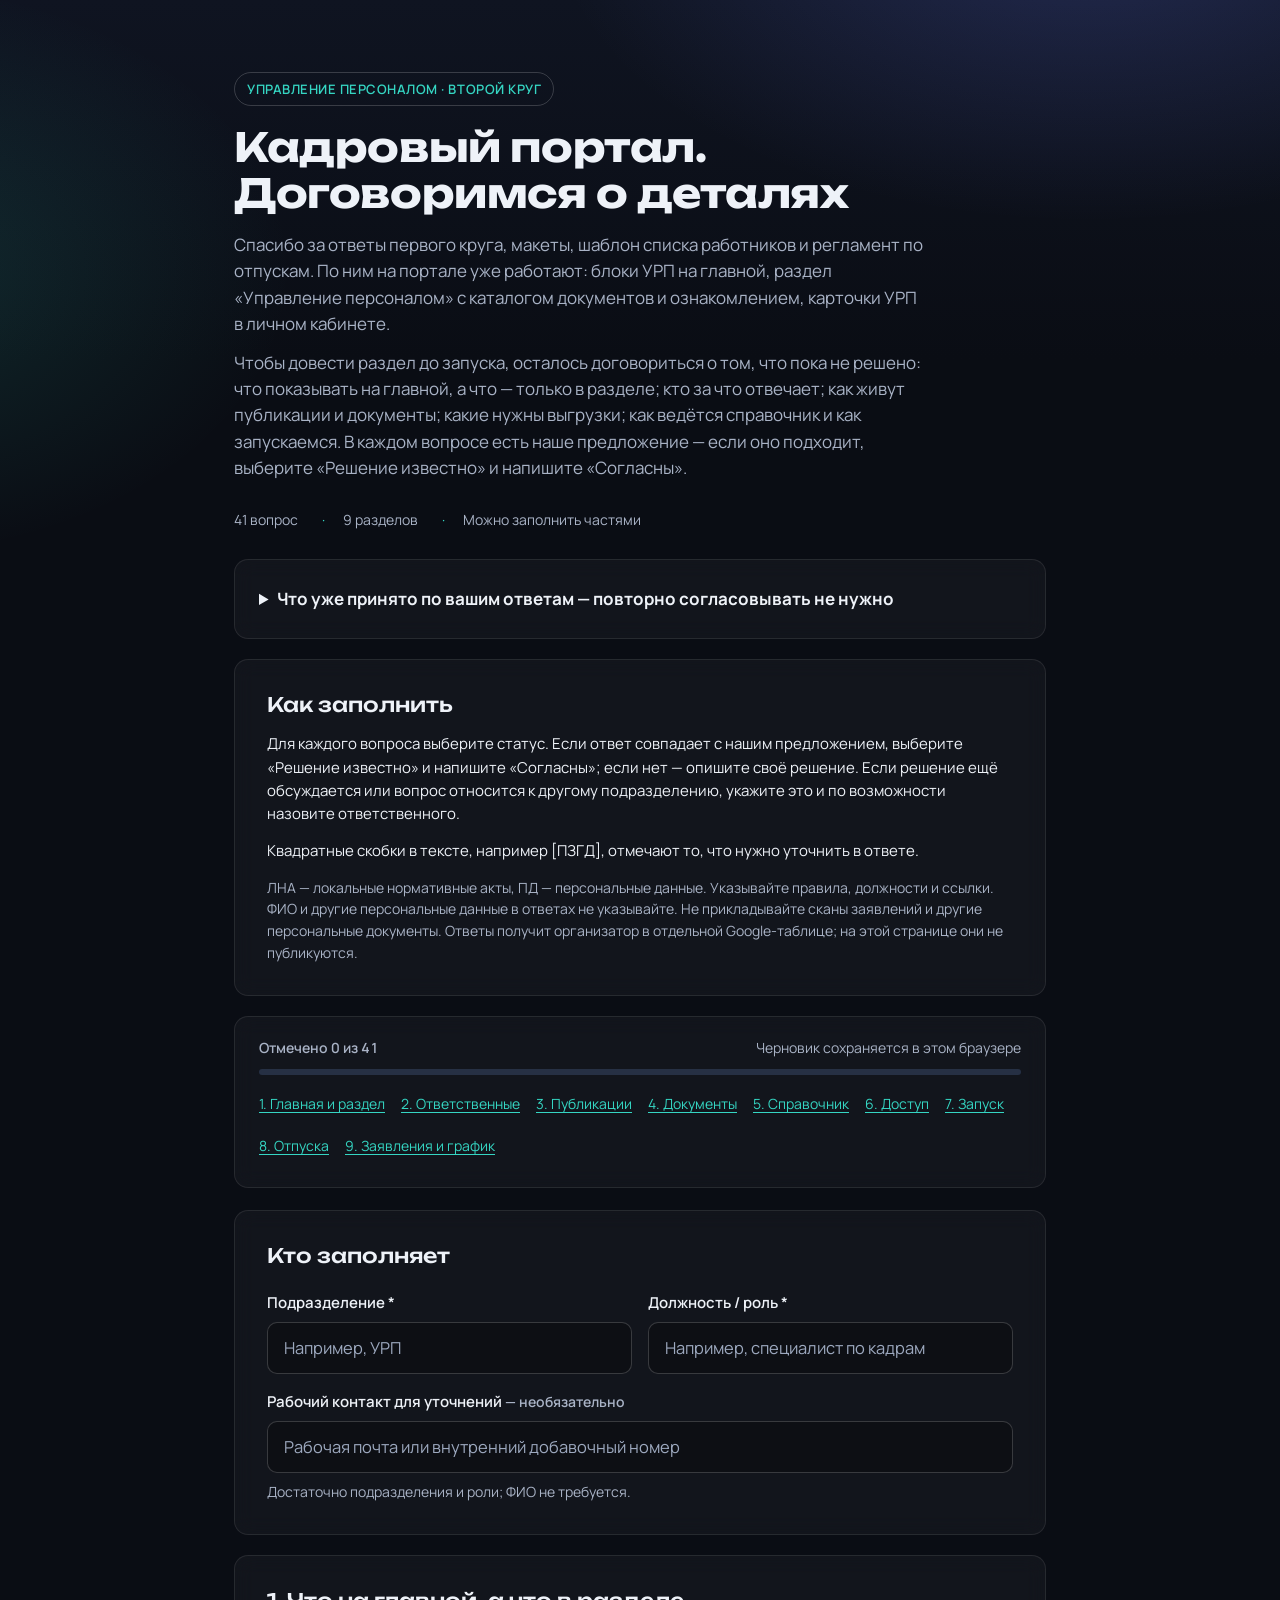
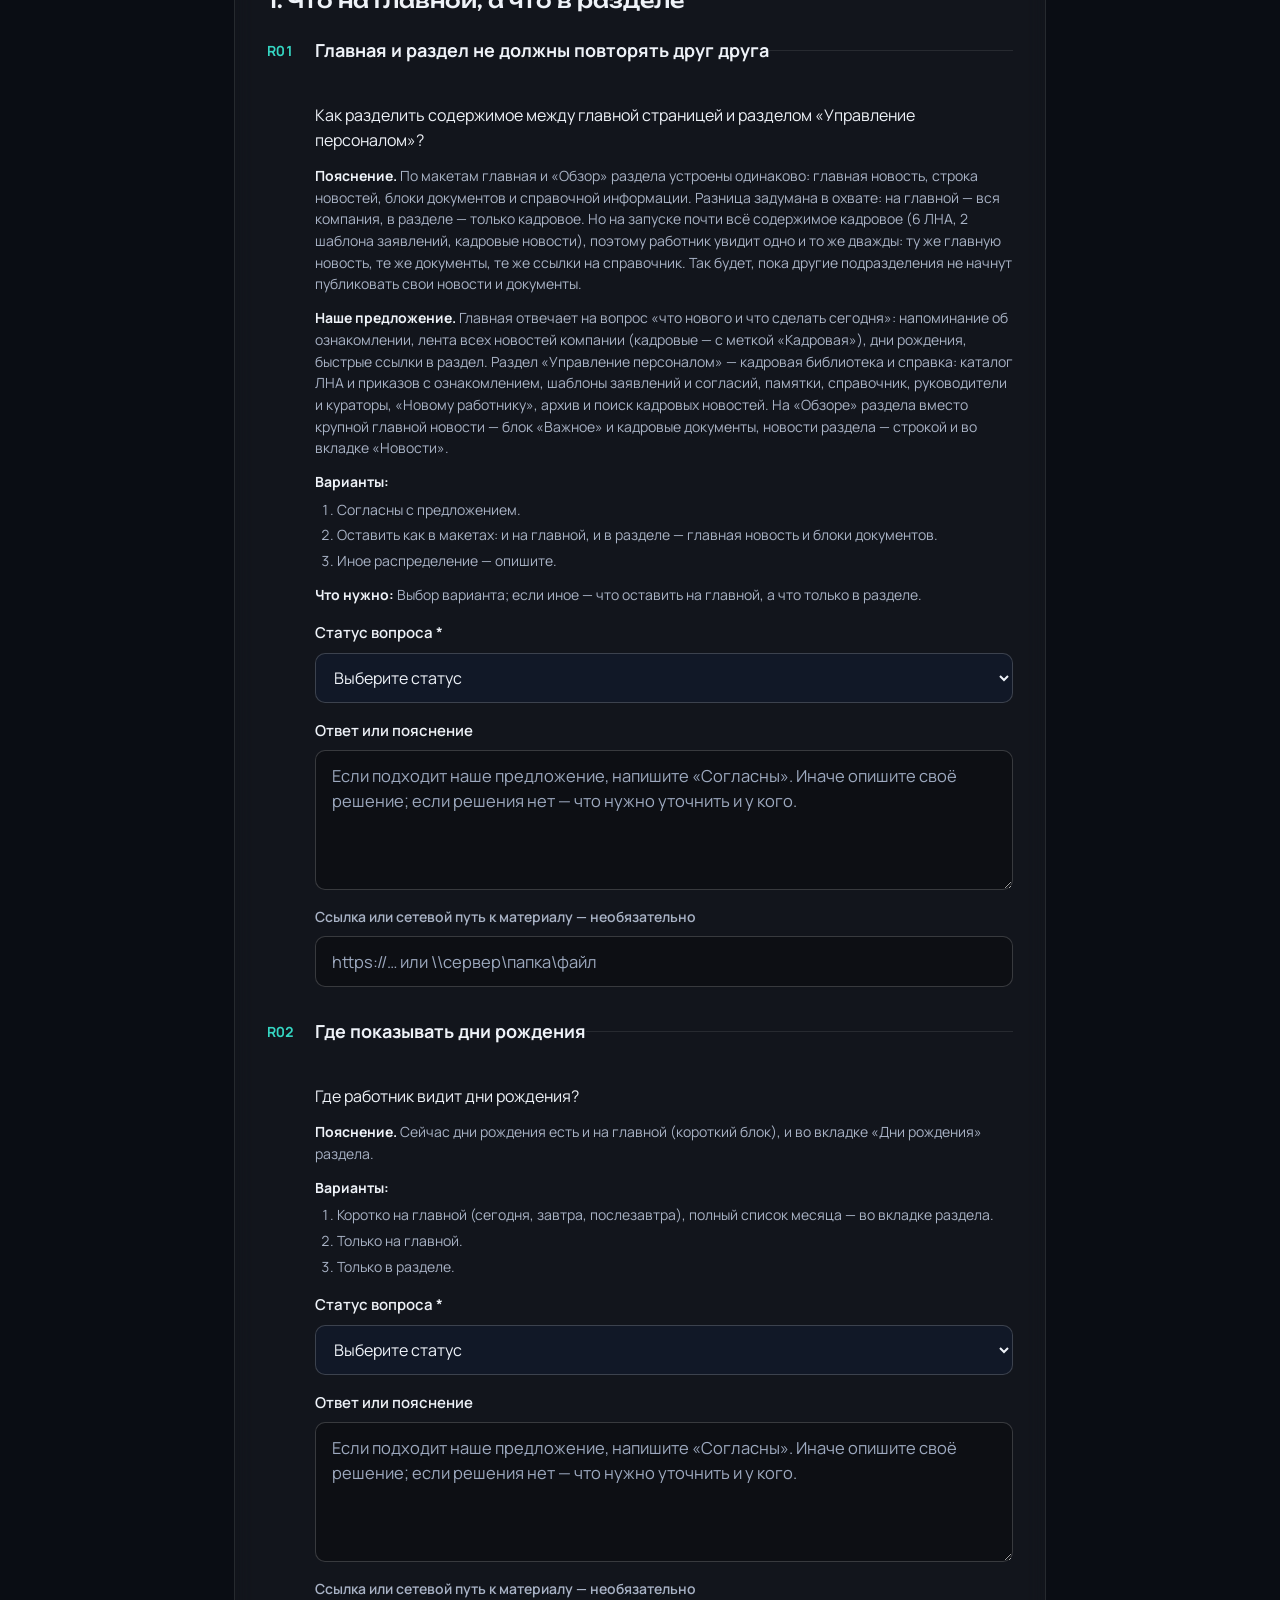
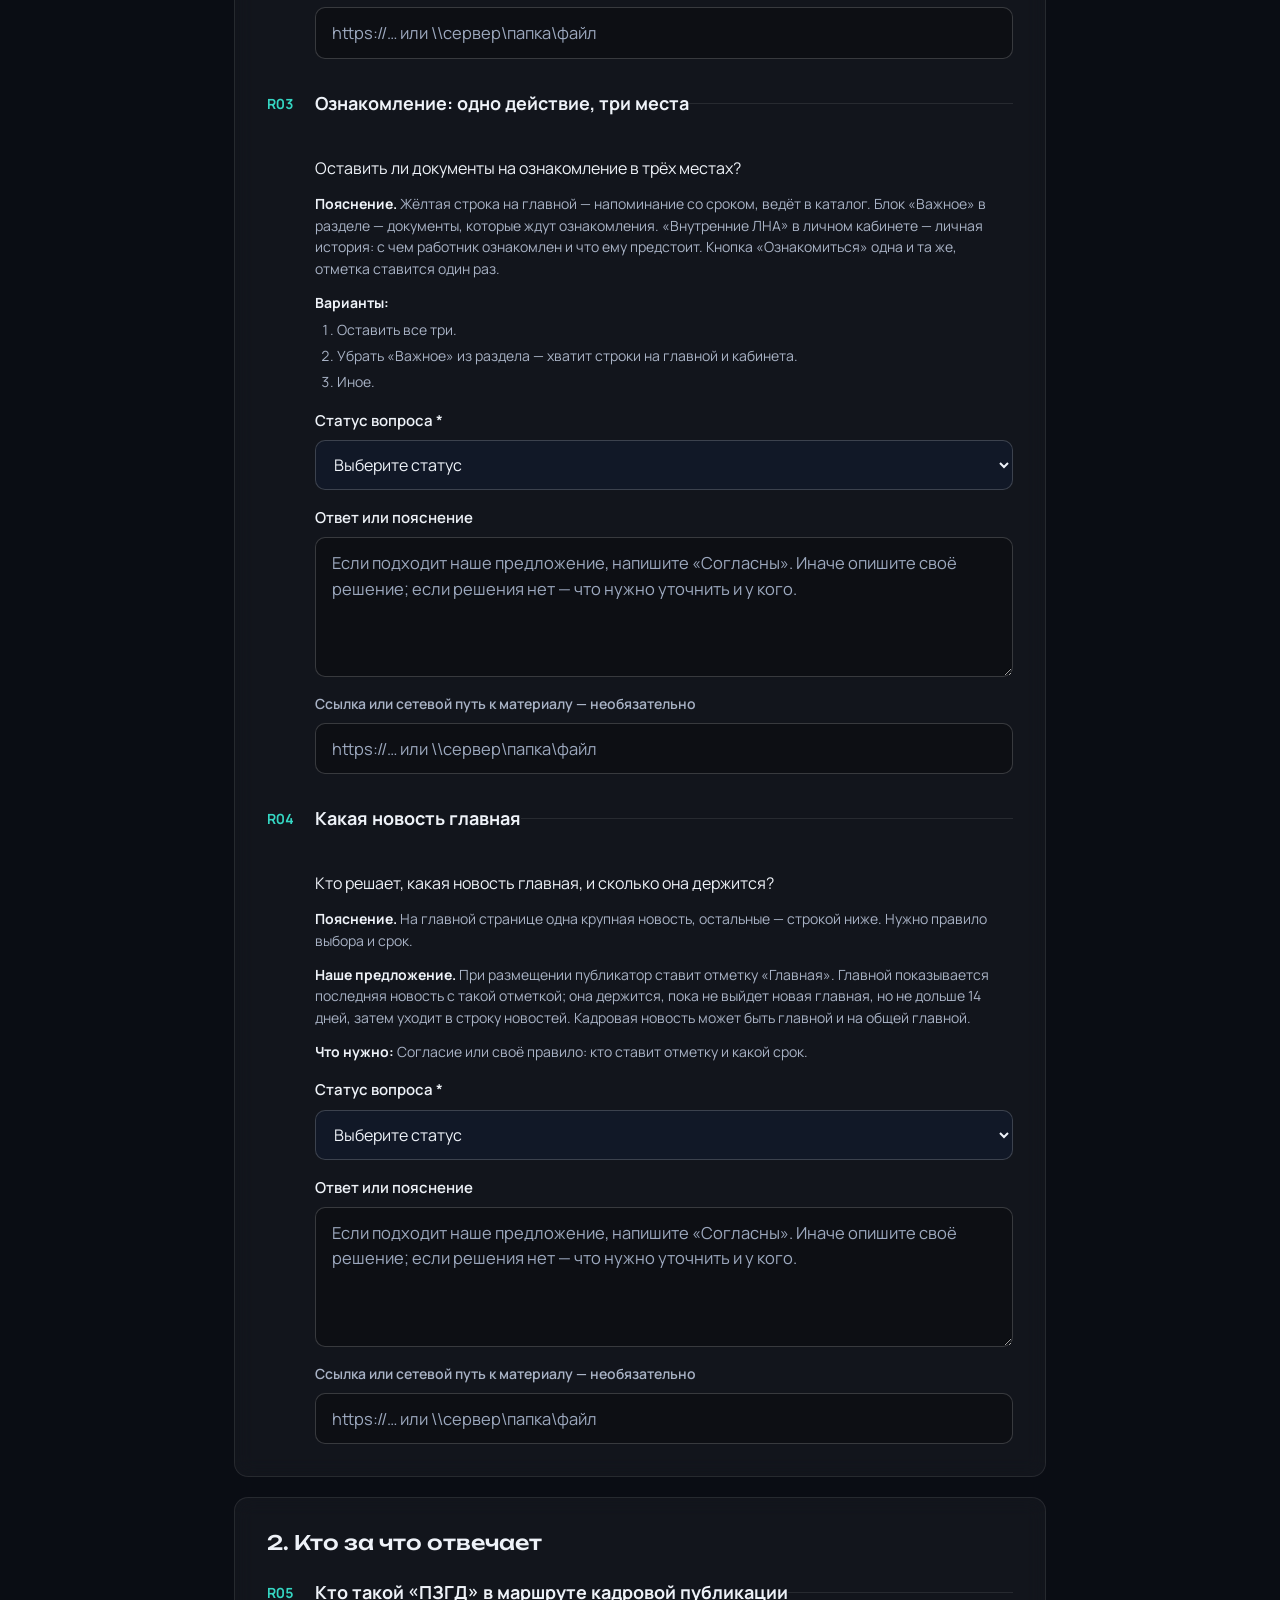
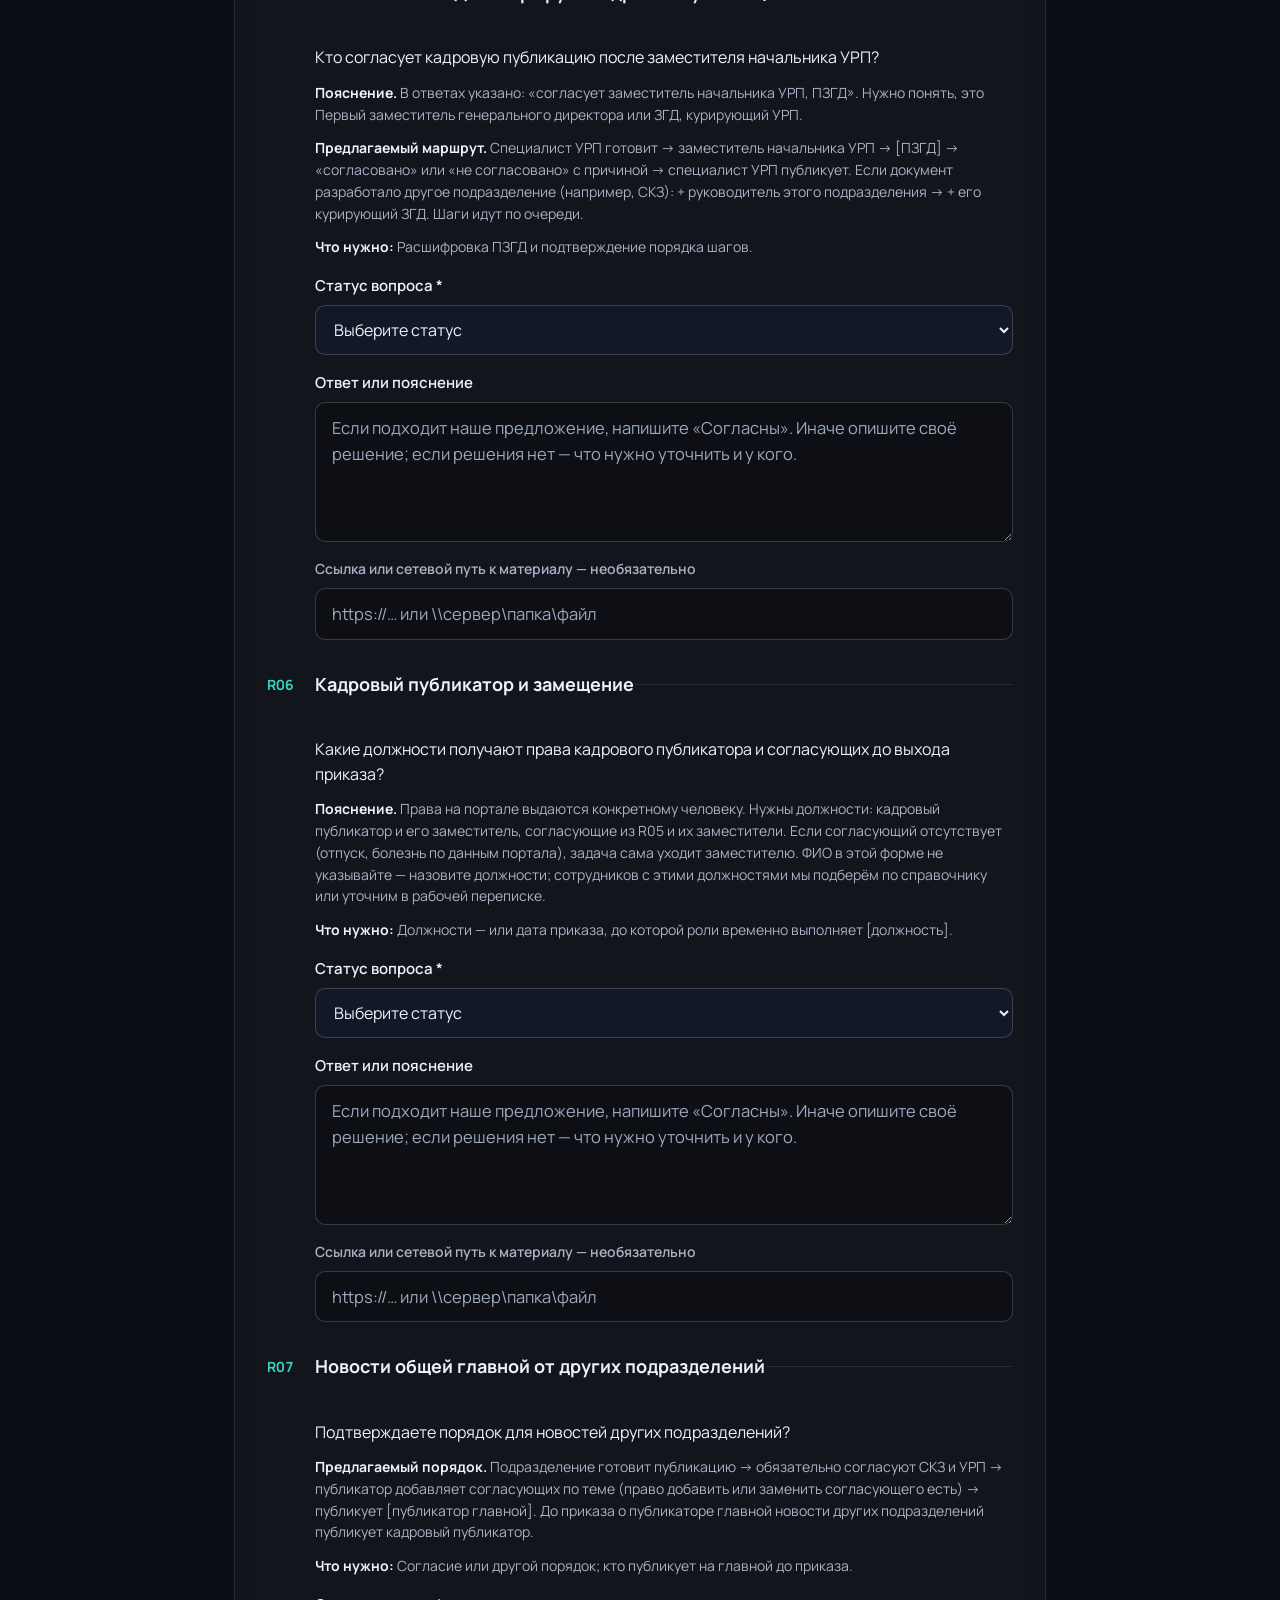
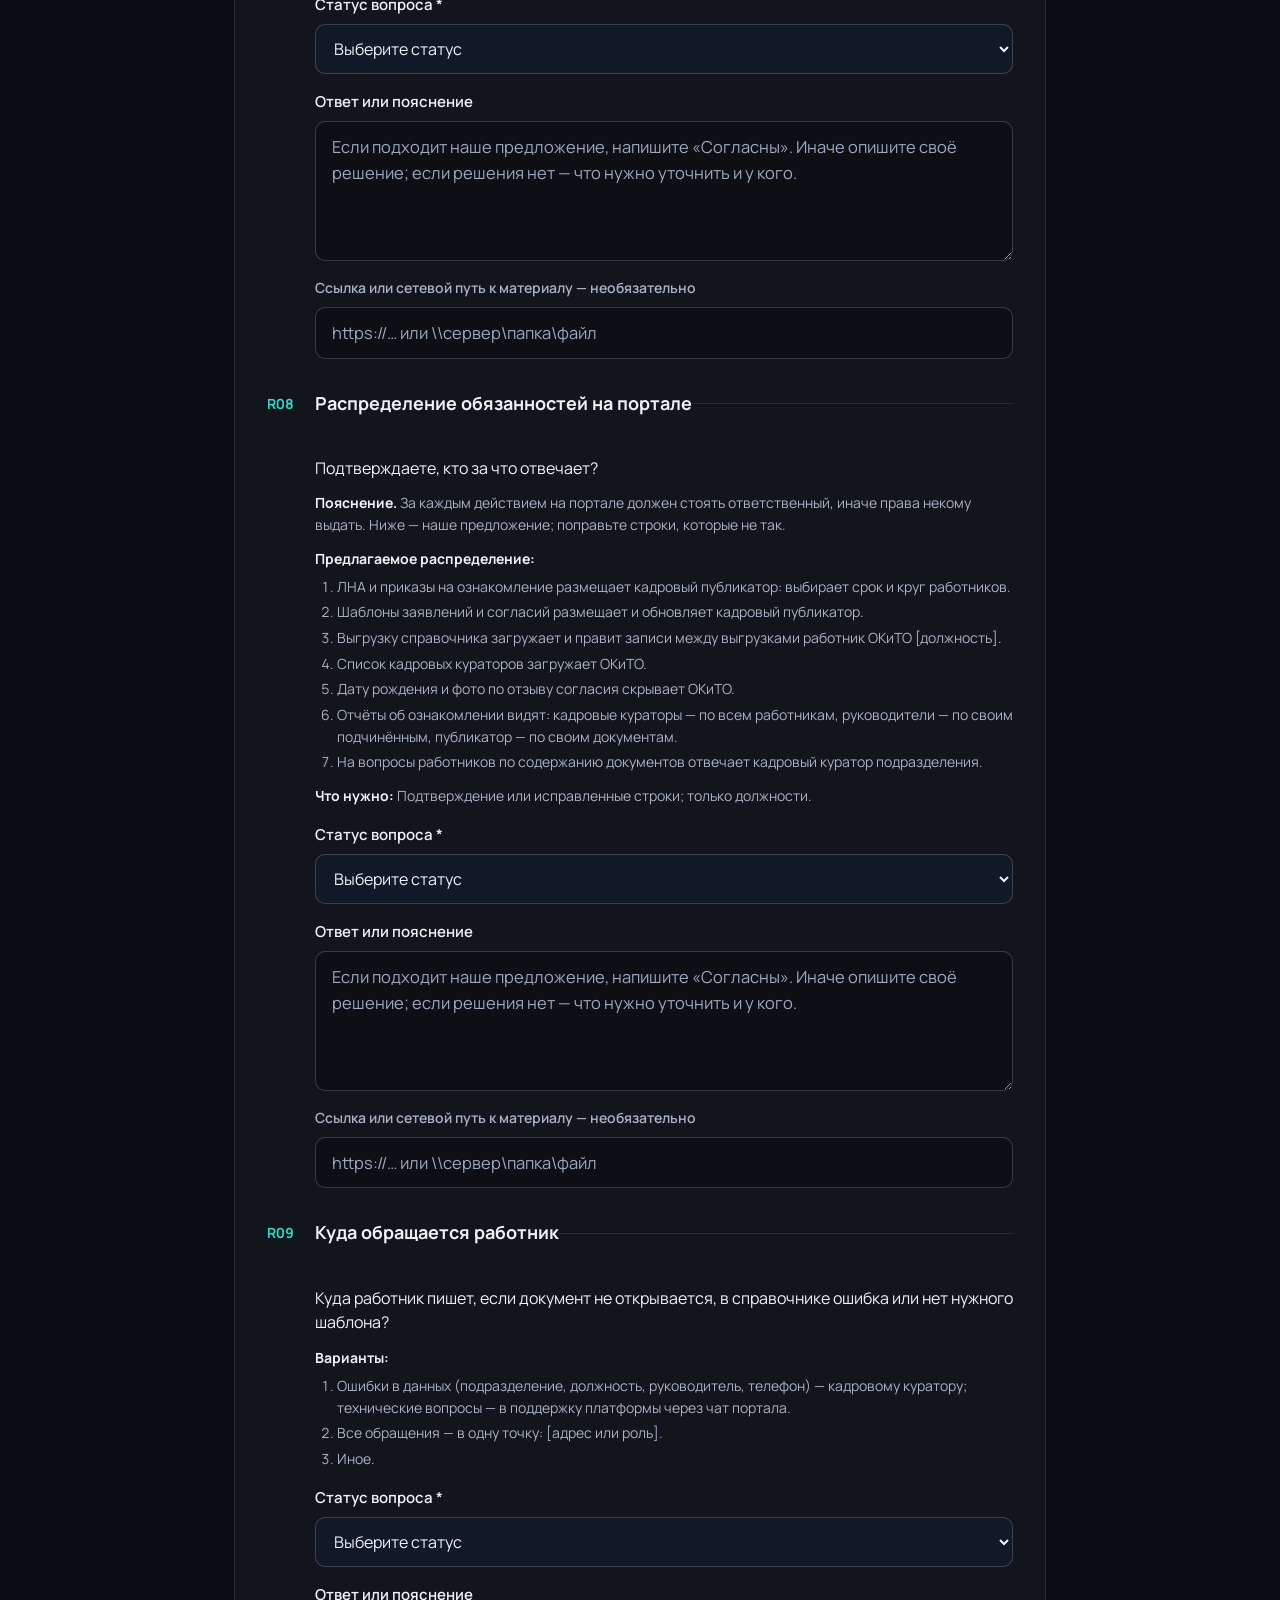
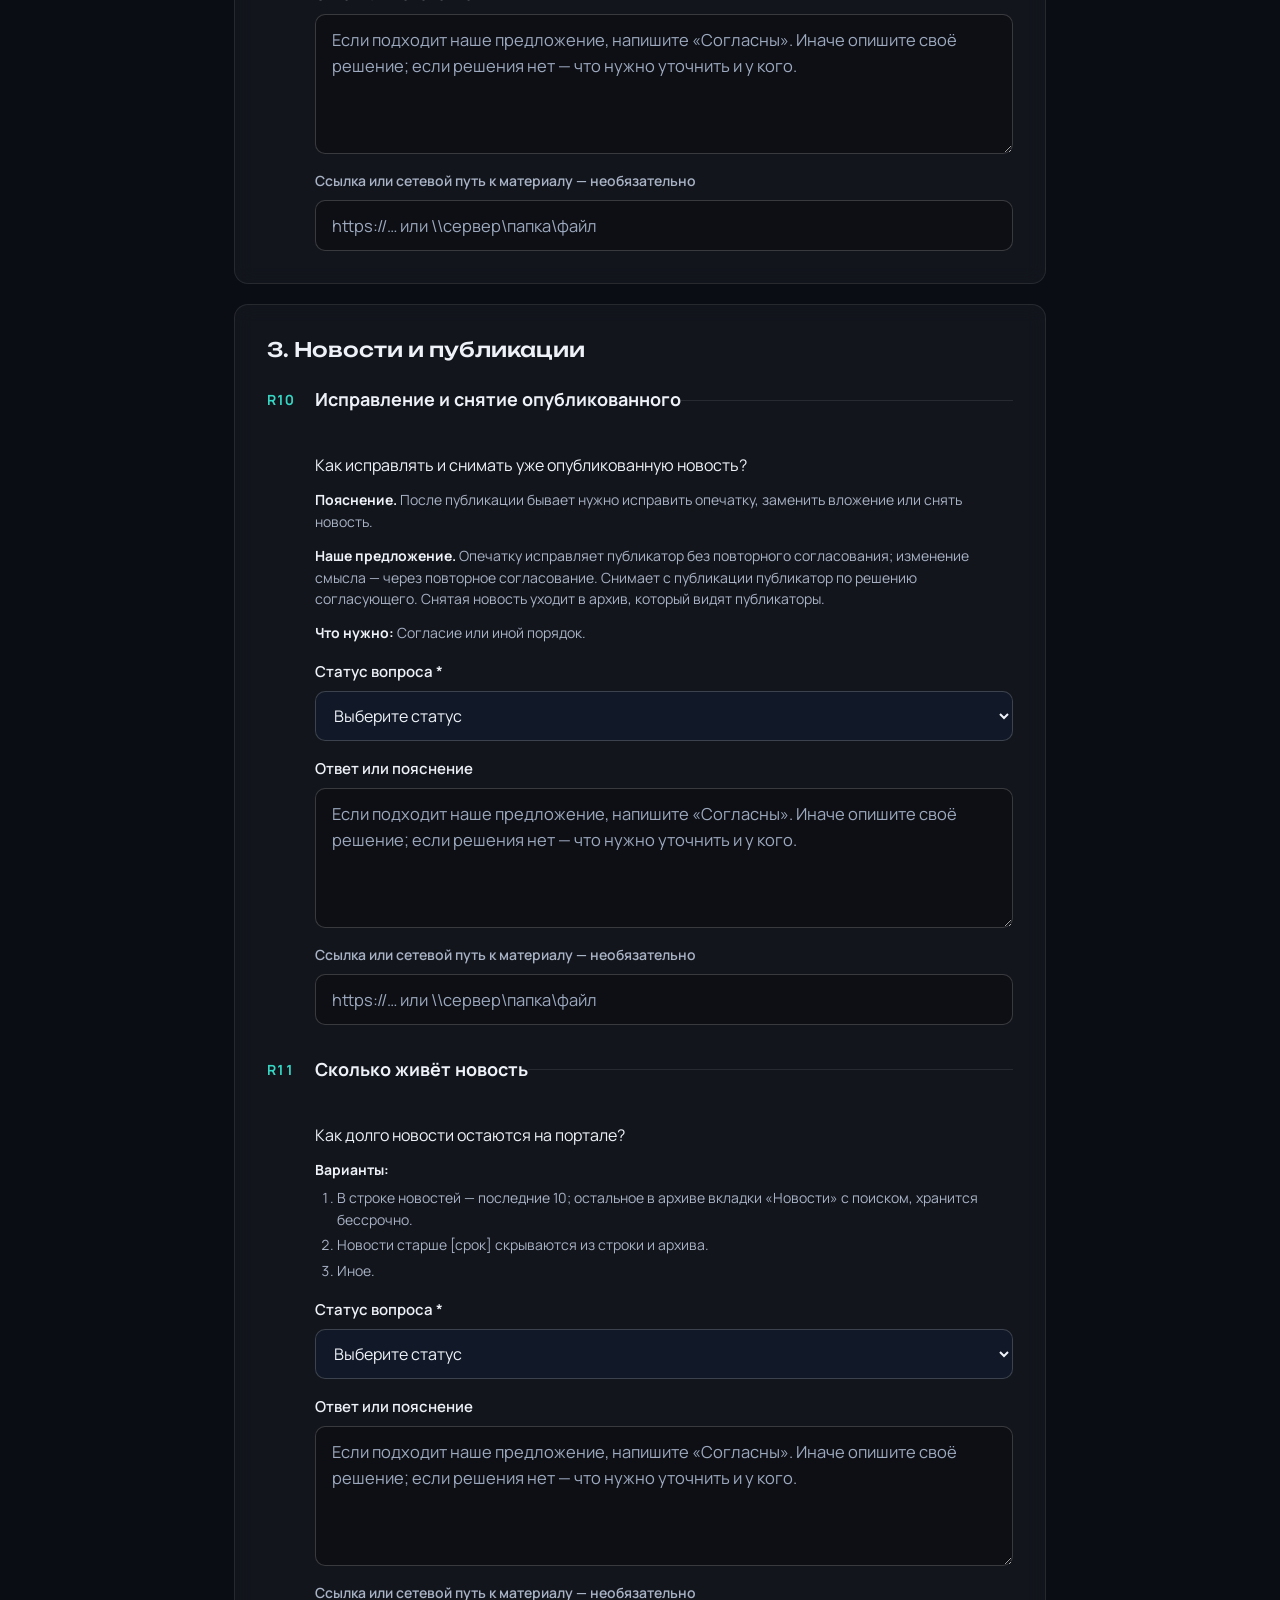
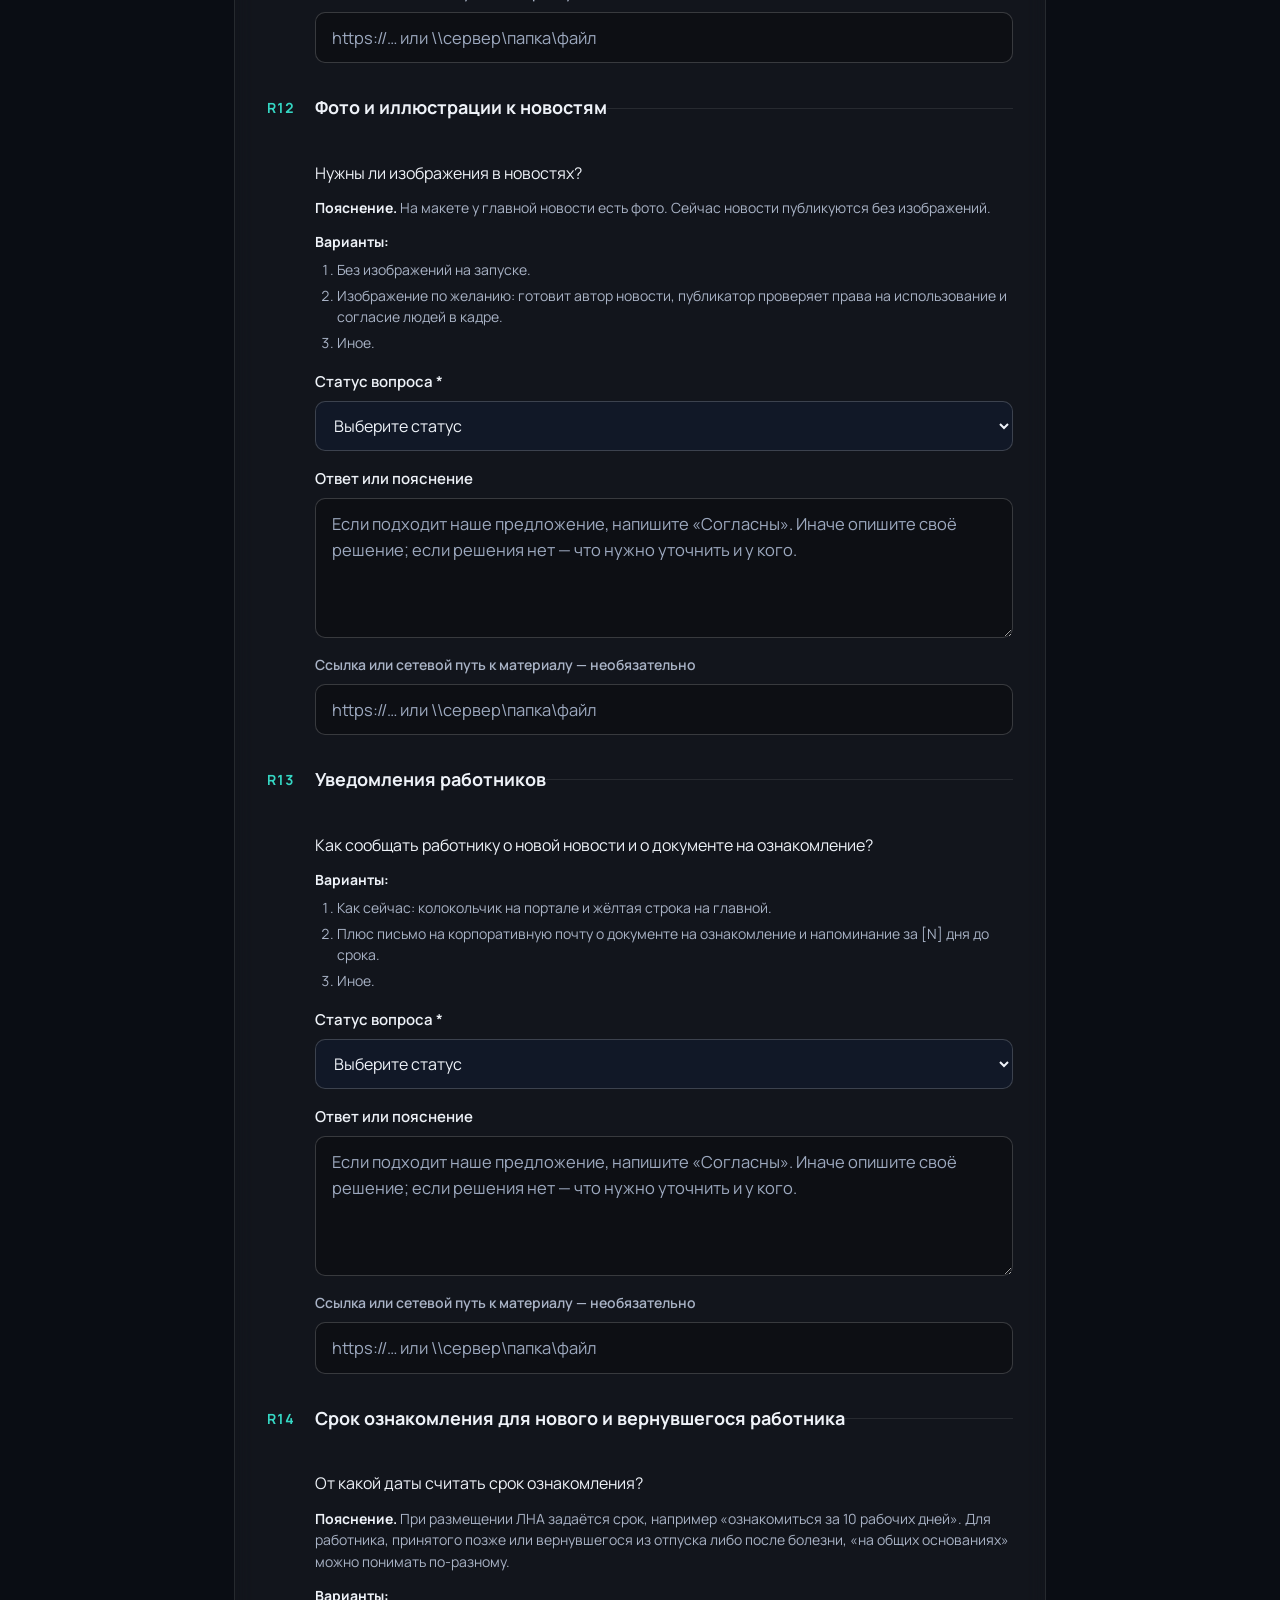
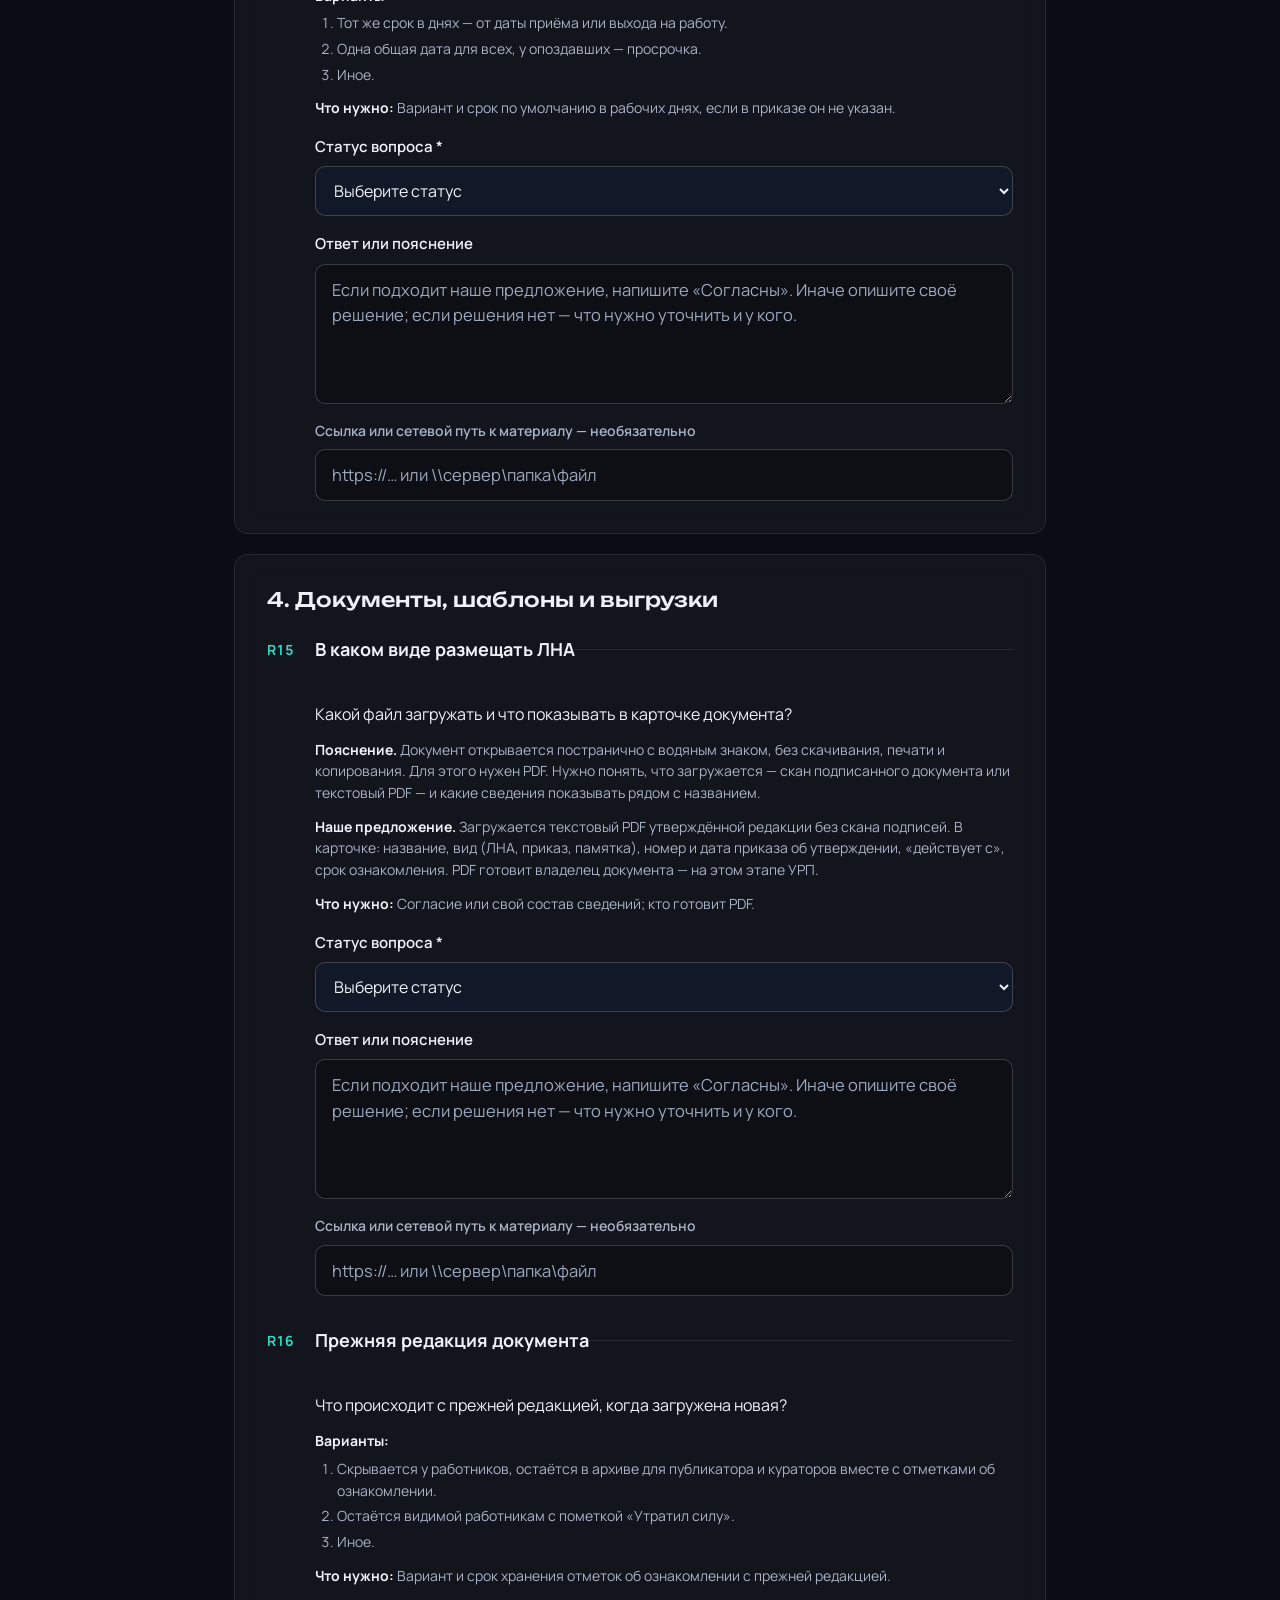
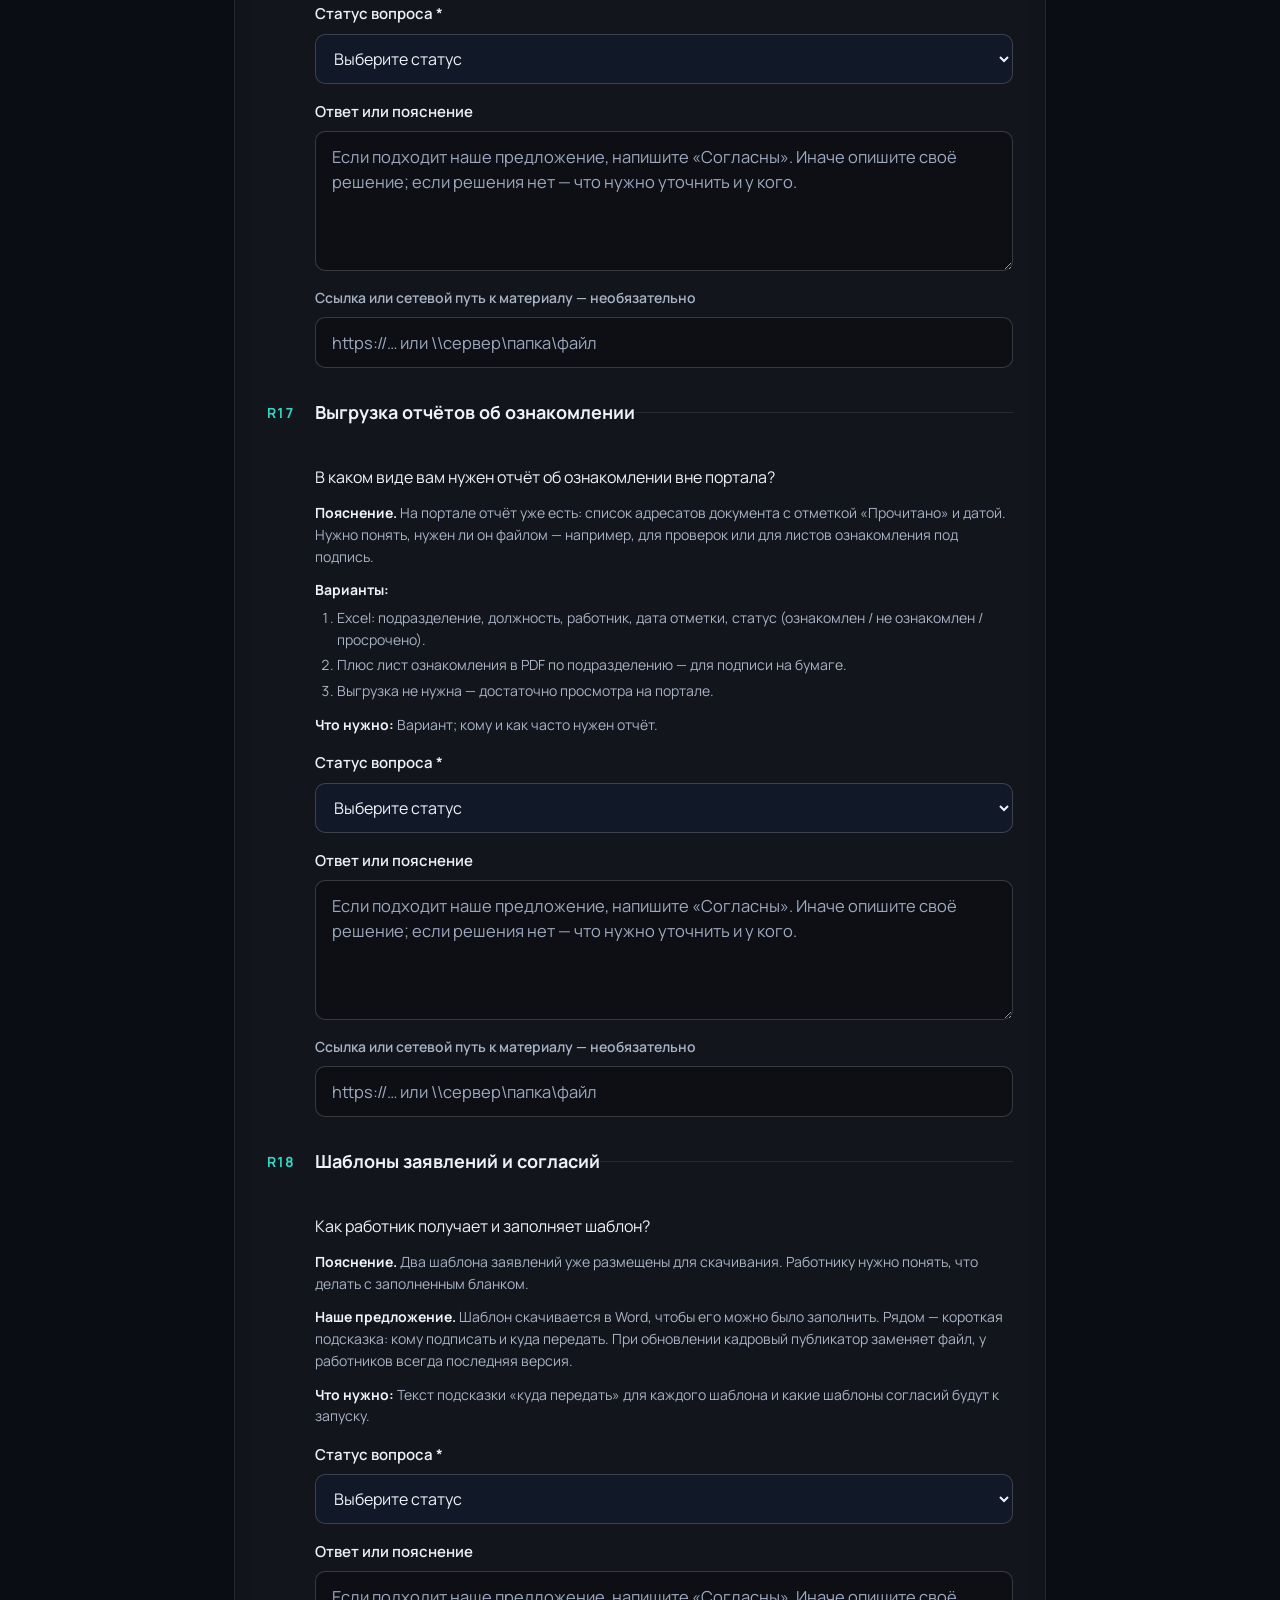
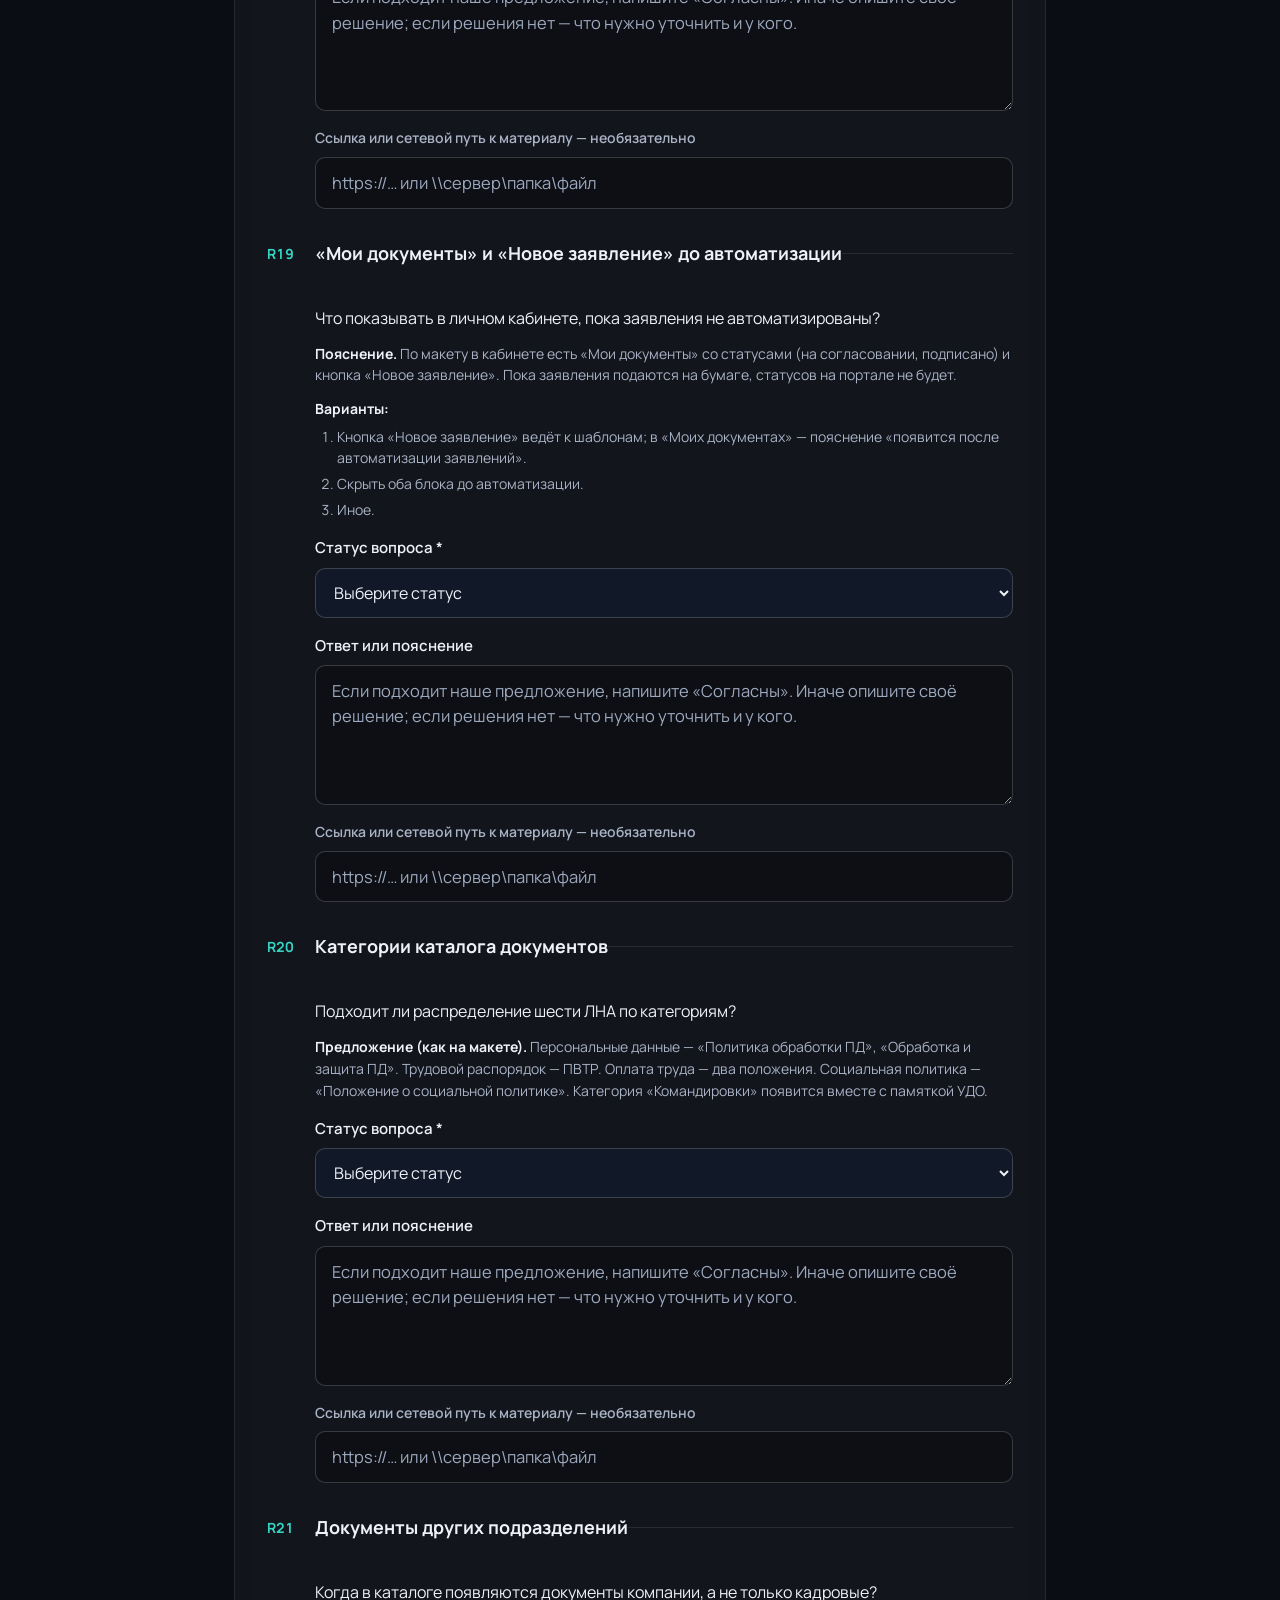
<file: index.html>
<!doctype html>
<html lang="ru">
<head>
  <meta charset="utf-8">
  <meta name="viewport" content="width=device-width, initial-scale=1">
  <meta name="description" content="Уточнения кадровой службы для подготовки разделов корпоративного портала.">
  <meta name="robots" content="noindex, nofollow">
  <meta name="referrer" content="no-referrer">
  <title>Кадровый портал — уточнения УРП</title>
  <link rel="icon" href="icon.svg" type="image/svg+xml">
  <link rel="preconnect" href="https://fonts.googleapis.com">
  <link rel="preconnect" href="https://fonts.gstatic.com" crossorigin>
  <link href="https://fonts.googleapis.com/css2?family=Manrope:wght@400;500;600;700&family=Unbounded:wght@500;700&display=swap" rel="stylesheet">
  <link rel="stylesheet" href="styles.css?v=2026-11-06.2">
  <script defer src="config.js?v=2026-11-06.2"></script>
  <script defer src="questions.js?v=2026-11-06.2"></script>
  <script defer src="core.js?v=2026-11-06.2"></script>
  <script defer src="app.js?v=2026-11-06.2"></script>
</head>
<body>
  <div class="bg" aria-hidden="true"></div>
  <a class="skip" href="#survey">Перейти к вопросам</a>
  <main class="page">
    <header class="hero">
      <p class="hero-kicker">Управление персоналом · второй круг</p>
      <h1 class="title">Кадровый портал.<br>Договоримся о деталях</h1>
      <div class="sub intro" id="intro"></div>
      <div class="hero-meta"><span>41 вопрос</span><span>9 разделов</span><span>Можно заполнить частями</span></div>
    </header>
    <noscript><p class="notice">Для заполнения и сохранения ответов включите JavaScript в браузере.</p></noscript>
    <details class="accepted card">
      <summary>Что уже принято по вашим ответам — повторно согласовывать не нужно</summary>
      <ul id="accepted-list"></ul>
    </details>
    <section class="instructions card" aria-labelledby="how-title">
      <h2 id="how-title" class="card-title">Как заполнить</h2>
      <p>Для каждого вопроса выберите статус. Если ответ совпадает с нашим предложением, выберите «Решение известно» и напишите «Согласны»; если нет — опишите своё решение. Если решение ещё обсуждается или вопрос относится к другому подразделению, укажите это и по возможности назовите ответственного.</p>
      <p>Квадратные скобки в тексте, например [ПЗГД], отмечают то, что нужно уточнить в ответе.</p>
      <p class="small">ЛНА — локальные нормативные акты, ПД — персональные данные. Указывайте правила, должности и ссылки. ФИО и другие персональные данные в ответах не указывайте. Не прикладывайте сканы заявлений и другие персональные документы. Ответы получит организатор в отдельной Google-таблице; на этой странице они не публикуются.</p>
    </section>
    <div class="progress-card">
      <div class="progress-label"><span class="counter" id="counter">Отмечено 0 из 41</span><span id="draft-state" class="small" role="status">Черновик сохраняется в этом браузере</span></div>
      <progress id="progress" max="41" value="0" aria-label="Заполненные вопросы"></progress>
      <nav id="section-nav" aria-label="Разделы опроса"></nav>
    </div>
    <form id="survey" class="form" novalidate>
      <section class="block respondent" aria-labelledby="respondent-title">
        <h2 id="respondent-title" class="block-title">Кто заполняет</h2>
        <div class="two-col">
          <div><label for="team">Подразделение <span aria-hidden="true">*</span></label><input id="team" name="team" type="text" maxlength="180" required autocomplete="organization" placeholder="Например, УРП"><p class="field-error" id="team-error"></p></div>
          <div><label for="role">Должность / роль <span aria-hidden="true">*</span></label><input id="role" name="role" type="text" maxlength="180" required autocomplete="organization-title" placeholder="Например, специалист по кадрам"><p class="field-error" id="role-error"></p></div>
        </div>
        <label for="contact">Рабочий контакт для уточнений <span class="small">— необязательно</span></label><input id="contact" name="contact" type="text" maxlength="200" placeholder="Рабочая почта или внутренний добавочный номер"><p class="field-error" id="contact-error"></p><p class="small">Достаточно подразделения и роли; ФИО не требуется.</p>
      </section>
      <div id="questions"></div>
      <section class="block" aria-labelledby="comments-title">
        <h2 id="comments-title" class="block-title">Что ещё нужно учесть?</h2>
        <label for="comments">Дополнительные замечания <span class="small">— необязательно</span></label><textarea id="comments" maxlength="5000" placeholder="Если в наших вопросах чего-то не хватает, напишите здесь."></textarea><p class="field-error" id="comments-error"></p>
      </section>
      <div class="trap" aria-hidden="true"><label for="website">Оставьте это поле пустым</label><input id="website" tabindex="-1" autocomplete="off"></div>
      <section class="submit-card">
        <div id="validation-summary" class="panel error" role="alert" tabindex="-1" hidden></div>
        <button id="send" class="btn primary" type="submit">Отправить ответы</button>
        <p class="submit-hint">Выберите статус для каждого вопроса. Если выбрано «Решение известно», напишите ответ. Для остальных статусов пояснение необязательно.</p>
        <div id="send-error" class="panel error" role="alert" tabindex="-1" hidden>
          <h2 class="panel-title">Не удалось подтвердить сохранение</h2><p id="send-error-text"></p>
          <p>Ответы остаются в форме. Повтор с теми же ответами не создаёт дубликат. Если изменить ответы, они сохранятся как новая версия.</p>
          <button id="retry" type="button" class="btn secondary">Повторить отправку</button>
        </div>
        <div class="form-actions"><button id="copy-answers" type="button" class="btn secondary">Скопировать мои ответы</button><button id="clear-draft" type="button" class="btn link">Очистить черновик</button></div>
        <div id="clear-confirm" class="panel" hidden><p>Удалить черновик этого опроса из браузера?</p><div class="actions"><button id="clear-yes" type="button" class="btn secondary">Да, очистить</button><button id="clear-no" type="button" class="btn secondary">Оставить</button></div></div>
        <div id="copy-fallback" class="panel" hidden><label for="copy-text">Выделите и скопируйте текст вручную</label><textarea id="copy-text" readonly></textarea></div>
        <p id="action-status" class="small" role="status"></p>
      </section>
    </form>
    <section id="success" class="card success" aria-labelledby="success-title" tabindex="-1" hidden>
      <p class="hero-kicker">Ответы сохранены</p><h2 id="success-title" class="card-title">Спасибо. Уточнения получены</h2>
      <p>Ответы записаны в таблицу организатора. Они помогут завершить требования и приступить к реализации кадрового портала.</p>
      <p id="receipt" class="small"></p><button id="new-response" type="button" class="btn secondary">Заполнить ещё раз</button>
    </section>
    <footer class="footer"><p>Опрос по материалам УРП · второй круг, полная редакция · ноябрь 2026</p><p>Ответы первого круга получены и в эту форму не подставляются. Черновик сохраняется только в этом браузере.</p></footer>
  </main>
</body>
</html>
</file>
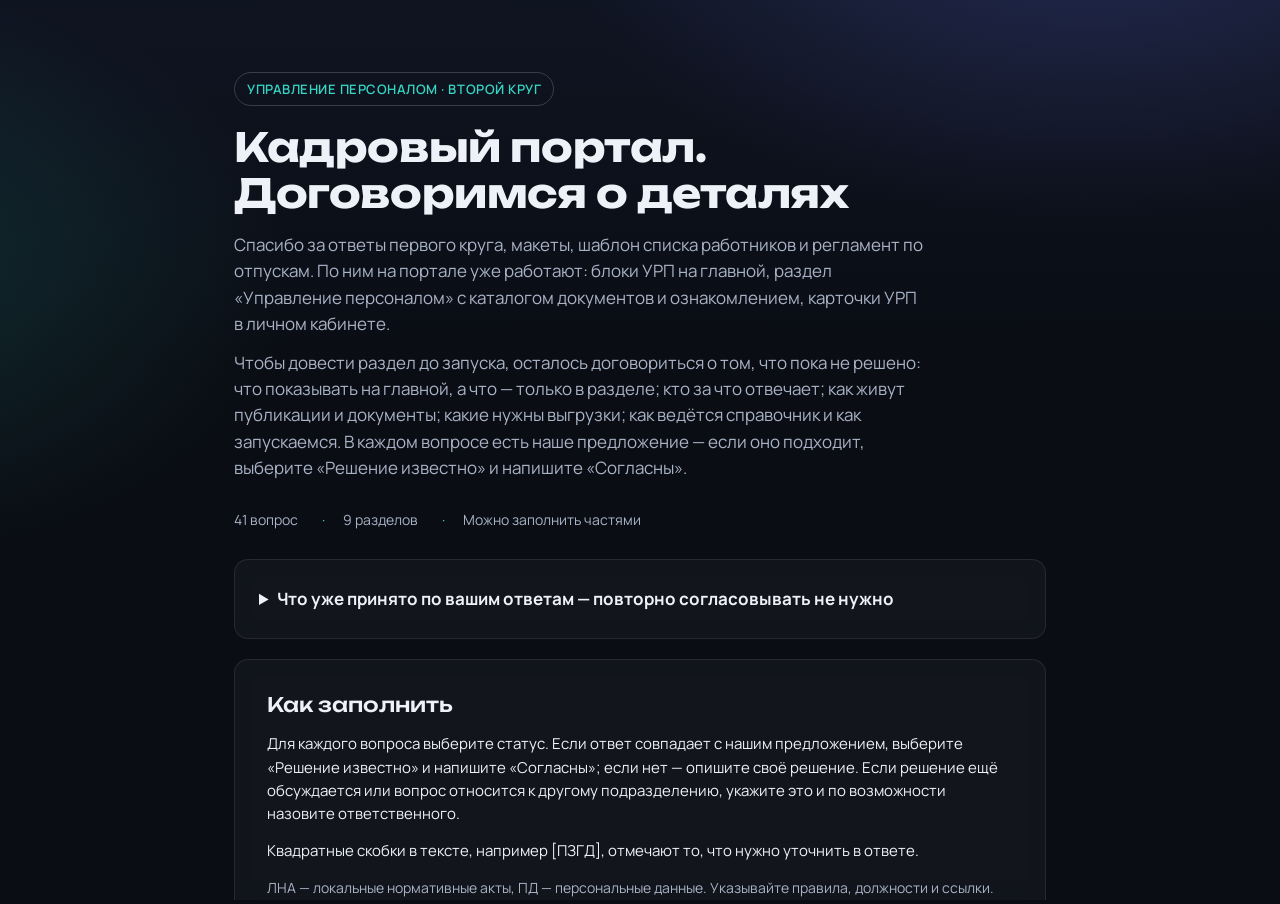
<file: docs/prototypes/urp-survey.html>
<!doctype html>
<html lang="ru"><meta charset="utf-8"><meta name="viewport" content="width=device-width,initial-scale=1"><title>Макет опроса УРП</title><style>html,body,iframe{margin:0;width:100%;height:100%;border:0;background:#0a0d14}</style><iframe src="../../index.html" title="Опрос для кадровой службы"></iframe></html>
</file>
<file: styles.css>
/* Основное оформление (бывший вариант A) — «тёмный технологичный»: глубокий графит, стеклянные карточки,
   один холодный акцент (бирюза → индиго), заголовок Unbounded, текст Manrope. */

:root {
  color-scheme: dark;
  --bg: #0a0d14;
  --bg-2: #0f1421;
  --card: rgba(255, 255, 255, 0.035);
  --card-solid: #131a28;
  --line: rgba(255, 255, 255, 0.09);
  --line-strong: rgba(255, 255, 255, 0.18);
  --ink: #eef2f8;
  --ink-2: #a9b3c6;
  --ink-3: #7c879c;
  --accent: #35d6c3;
  --accent-2: #6b7cff;
  --accent-soft: rgba(53, 214, 195, 0.12);
  --warn: #ff7a6b;
  --warn-soft: rgba(255, 122, 107, 0.12);
  --r: 14px;
  --r-sm: 10px;
  --head: "Unbounded", "Segoe UI", Arial, sans-serif;
  --text: "Manrope", "Segoe UI", Arial, sans-serif;
}

*, *::before, *::after { box-sizing: border-box; }
html { -webkit-text-size-adjust: 100%; }

body {
  margin: 0;
  background: var(--bg);
  color: var(--ink);
  font-family: var(--text);
  font-size: 17px;
  line-height: 1.55;
  -webkit-font-smoothing: antialiased;
}

.bg {
  position: fixed;
  inset: 0;
  z-index: -1;
  background:
    radial-gradient(900px 520px at 85% -10%, rgba(107, 124, 255, 0.22), transparent 60%),
    radial-gradient(700px 480px at -10% 30%, rgba(53, 214, 195, 0.14), transparent 60%),
    linear-gradient(180deg, var(--bg-2), var(--bg) 40%);
}

.visually-hidden { position: absolute; width: 1px; height: 1px; margin: -1px; padding: 0; overflow: hidden; clip: rect(0 0 0 0); white-space: nowrap; border: 0; }
.skip { position: absolute; left: 16px; top: -48px; padding: 8px 12px; background: var(--accent); color: #0a0d14; border-radius: 8px; z-index: 10; }
.skip:focus { top: 16px; }

.page { max-width: 860px; margin: 0 auto; padding: 72px 24px 96px; }

/* шапка */
.hero { margin: 0 0 28px; }
.hero-kicker {
  display: inline-block;
  margin: 0 0 18px;
  padding: 6px 12px;
  border: 1px solid var(--line-strong);
  border-radius: 999px;
  color: var(--accent);
  font-size: 13px;
  font-weight: 600;
  letter-spacing: 0.04em;
  text-transform: uppercase;
}
.title {
  margin: 0 0 16px;
  font-family: var(--head);
  font-weight: 700;
  font-size: 40px;
  line-height: 1.15;
  letter-spacing: -0.01em;
  max-width: 760px;
}
.sub { margin: 0 0 28px; max-width: 560px; color: var(--ink-2); font-size: 17px; }

.progress-card {
  display: grid;
  gap: 10px;
  padding: 16px 20px;
  border: 1px solid var(--line);
  border-radius: var(--r);
  background: var(--card);
  backdrop-filter: blur(10px);
}
.counter { font-size: 14px; font-weight: 600; color: var(--ink-2); font-variant-numeric: tabular-nums; }
.progress-track { height: 6px; border-radius: 999px; background: rgba(255, 255, 255, 0.08); overflow: hidden; }
.progress-track i { display: block; height: 100%; width: 0; border-radius: 999px; background: linear-gradient(90deg, var(--accent), var(--accent-2)); transition: width 240ms ease; }

.notice { margin: 0 0 20px; padding: 14px 18px; border: 1px solid var(--line-strong); border-radius: var(--r-sm); background: var(--accent-soft); font-size: 15px; }

.draft-bar {
  display: flex;
  flex-wrap: wrap;
  align-items: center;
  justify-content: space-between;
  gap: 8px 16px;
  margin: 0 0 20px;
  padding: 12px 18px;
  border: 1px solid var(--line-strong);
  border-radius: var(--r-sm);
  background: var(--card);
  color: var(--ink-2);
  font-size: 15px;
}
.btn.link {
  min-height: 0;
  padding: 4px 0;
  border: 0;
  background: none;
  color: var(--accent);
  font-size: 15px;
  font-weight: 700;
  text-decoration: underline;
  text-underline-offset: 3px;
}
.btn.link:hover { color: var(--ink); }

/* карточки */
.form { margin: 0; }
.block, .card, .submit-card {
  margin: 0 0 20px;
  padding: 32px;
  border: 1px solid var(--line);
  border-radius: var(--r);
  background: var(--card);
  backdrop-filter: blur(10px);
}
.block-title, .card-title {
  margin: 0 0 24px;
  font-family: var(--head);
  font-weight: 500;
  font-size: 20px;
  line-height: 1.3;
}

.q { margin: 0 0 30px; padding: 0; border: 0; min-width: 0; }
.q:last-of-type { margin-bottom: 0; }
.q-label { display: grid; grid-template-columns: 34px minmax(0, 1fr); margin: 0 0 12px; padding: 0; font-size: 17px; font-weight: 700; line-height: 1.4; }
.q-num { color: var(--accent); font-weight: 700; font-variant-numeric: tabular-nums; }
.q-required .q-num::after { content: "*"; margin-left: 1px; }
.q-hint { margin: -4px 0 12px 34px; color: var(--ink-3); font-size: 14.5px; }
.q-body { margin-left: 34px; }
.q-error { margin: 8px 0 0 34px; color: var(--warn); font-size: 14.5px; font-weight: 600; }
.q-error:empty { display: none; }
.q.invalid .q-body > input[type="text"], .q.invalid .q-body > textarea { border-color: var(--warn); }

input[type="text"], textarea {
  display: block; width: 100%; min-height: 50px; padding: 12px 16px;
  border: 1px solid var(--line-strong); border-radius: var(--r-sm);
  background: rgba(0, 0, 0, 0.25); color: var(--ink); font: inherit; font-size: 16.5px;
}
textarea { min-height: 120px; resize: vertical; }
input::placeholder, textarea::placeholder { color: var(--ink-3); }
input[type="text"]:focus, textarea:focus { outline: none; border-color: var(--accent); box-shadow: 0 0 0 3px var(--accent-soft); }
button:focus-visible, a:focus-visible { outline: 2px solid var(--accent); outline-offset: 2px; }

/* варианты */
.opts { display: grid; grid-template-columns: repeat(2, minmax(0, 1fr)); gap: 10px; }
.opts.single-col { grid-template-columns: minmax(0, 1fr); }
.opt {
  position: relative; display: flex; align-items: flex-start; gap: 12px; min-width: 0; min-height: 50px;
  padding: 13px 16px 13px 48px; border: 1px solid var(--line-strong); border-radius: var(--r-sm);
  background: rgba(0, 0, 0, 0.2); cursor: pointer; transition: border-color 120ms, background-color 120ms;
}
.opt:hover { border-color: var(--accent); }
.opt > input[type="radio"], .opt > input[type="checkbox"] { position: absolute; left: 0; top: 0; width: 100%; height: 100%; margin: 0; opacity: 0; cursor: pointer; }
.opt > span { min-width: 0; line-height: 1.45; }
.opt::before { content: ""; position: absolute; left: 15px; top: 15px; width: 20px; height: 20px; border: 1.5px solid var(--line-strong); background: transparent; }
.opt:has(> input[type="radio"])::before { border-radius: 50%; }
.opt:has(> input[type="checkbox"])::before { border-radius: 5px; }
.opt:has(> input[type="radio"])::after { content: ""; position: absolute; left: 21px; top: 21px; width: 8px; height: 8px; border-radius: 50%; background: var(--accent); transform: scale(0); transition: transform 120ms; }
.opt:has(> input[type="checkbox"])::after { content: ""; position: absolute; left: 22px; top: 18px; width: 6px; height: 11px; border: solid #0a0d14; border-width: 0 2px 2px 0; transform: rotate(45deg) scale(0); transition: transform 120ms; }
.opt:has(> input:checked) { border-color: var(--accent); background: var(--accent-soft); }
.opt:has(> input[type="radio"]:checked)::before { border-color: var(--accent); }
.opt:has(> input[type="radio"]:checked)::after { transform: scale(1); }
.opt:has(> input[type="checkbox"]:checked)::before { border-color: var(--accent); background: var(--accent); }
.opt:has(> input[type="checkbox"]:checked)::after { transform: rotate(45deg) scale(1); }
.opt:has(> input:focus-visible) { outline: 2px solid var(--accent); outline-offset: 2px; }
.opt.other { grid-column: 1 / -1; flex-wrap: wrap; }
.opt.other .other-input { position: relative; z-index: 1; display: block; opacity: 1; flex: 1 1 100%; margin: 10px 0 2px; width: 100%; min-height: 44px; padding: 9px 12px; font-size: 15.5px; }
.opt.other .other-input[hidden] { display: none; }

/* список задач */
.list { display: grid; gap: 10px; }
.list-row { display: grid; grid-template-columns: 34px minmax(0, 1fr); align-items: center; gap: 0; }
.list-num { color: var(--accent); font-weight: 700; font-variant-numeric: tabular-nums; }

/* матрица */
.matrix { display: grid; gap: 0; border-top: 1px solid var(--line); }
.matrix-row { display: grid; grid-template-columns: minmax(0, 1fr) 372px; gap: 20px; align-items: center; padding: 18px 0; border-bottom: 1px solid var(--line); }
.row-label { font-size: 16.5px; font-weight: 700; line-height: 1.35; }
.row-desc { display: block; margin-top: 4px; color: var(--ink-3); font-size: 14px; font-weight: 400; line-height: 1.45; }
.cells { display: grid; grid-template-columns: repeat(3, 1fr); gap: 4px; padding: 4px; border-radius: 999px; background: rgba(255, 255, 255, 0.06); }
.cell { position: relative; display: flex; align-items: center; justify-content: center; min-height: 38px; padding: 6px 10px; border-radius: 999px; color: var(--ink-2); font-size: 13.5px; font-weight: 600; text-align: center; cursor: pointer; transition: background-color 120ms, color 120ms; }
.cell input { position: absolute; inset: 0; width: 100%; height: 100%; margin: 0; opacity: 0; cursor: pointer; }
.cell:hover { color: var(--ink); }
.cell:has(input:checked) { background: linear-gradient(135deg, var(--accent), var(--accent-2)); color: #0a0d14; }
.cell:has(input:focus-visible) { outline: 2px solid var(--accent); outline-offset: 1px; }

/* отправка */
.btn { display: inline-block; min-height: 52px; padding: 13px 28px; border: 1px solid transparent; border-radius: var(--r-sm); font: inherit; font-size: 16.5px; font-weight: 700; cursor: pointer; }
.btn.primary { width: 100%; background: linear-gradient(135deg, var(--accent), var(--accent-2)); color: #0a0d14; }
.btn.primary:hover { filter: brightness(1.08); }
.btn.primary:disabled { opacity: 0.6; cursor: progress; }
.btn.secondary { background: transparent; border-color: var(--line-strong); color: var(--ink); }
.btn.secondary:hover { border-color: var(--accent); }
.submit-hint { margin: 12px 0 0; color: var(--ink-3); font-size: 14px; text-align: center; }

.panel { margin: 18px 0 0; padding: 16px 18px; border: 1px solid var(--line-strong); border-radius: var(--r-sm); background: var(--card-solid); }
.panel p { margin: 0 0 10px; } .panel p:last-child { margin: 0; }
.panel-title { margin: 0 0 6px; font-size: 17px; font-weight: 700; }
.panel.error { border-color: var(--warn); background: var(--warn-soft); }
.panel .actions { display: flex; flex-wrap: wrap; gap: 10px; margin-top: 12px; }
.panel .manual-copy { margin-top: 12px; } .panel .manual-copy textarea { font-size: 14px; }
.card.success { border-color: var(--accent); } .card.success p { margin: 0; color: var(--ink-2); }
.form.sending fieldset.q { opacity: 0.6; }

@media (max-width: 900px) { .matrix-row { grid-template-columns: minmax(0, 1fr); gap: 12px; } }
@media (max-width: 680px) {
  .page { padding: 40px 14px 64px; }
  .title { font-size: 28px; }
  .block, .card, .submit-card { padding: 22px 16px; }
  .q-body, .q-hint, .q-error { margin-left: 0; }
  .opts { grid-template-columns: minmax(0, 1fr); }
}
@media (max-width: 400px) { .cells { grid-template-columns: minmax(0, 1fr); border-radius: 12px; } .cell { border-radius: 8px; } }
@media (prefers-reduced-motion: reduce) { * { transition: none !important; } }

/* Дополнения отдельного опроса УРП. */
[hidden] { display: none !important; }
html { scroll-padding-top: 24px; }
a { color: var(--accent); text-underline-offset: 3px; }
.hero-meta { display: flex; flex-wrap: wrap; gap: 10px 24px; color: var(--ink-2); font-size: 14px; }
.hero-meta span + span::before { content: '·'; margin-right: 18px; color: var(--accent); }
.hero .sub { max-width: 690px; }
.small, .footer, .guidance, .section-description { color: var(--ink-2); font-size: 14px; }
.card p { margin: 0 0 14px; }
.card p:last-child { margin-bottom: 0; }
.accepted { padding: 20px 24px; }
summary { cursor: pointer; font-weight: 700; padding: 6px 0; }
summary:focus-visible, select:focus-visible { outline: 2px solid var(--accent); outline-offset: 3px; }
.accepted ul { padding-left: 22px; margin-bottom: 0; color: var(--ink-2); font-size: 15px; }
.accepted li + li { margin-top: 12px; }
.instructions .card-title { margin-bottom: 14px; }
.instructions p { font-size: 15px; }
.instructions .small { font-size: 14px; }
.progress-card { margin-bottom: 22px; padding: 20px 24px; }
.progress-label { display: flex; gap: 12px; flex-wrap: wrap; justify-content: space-between; }
progress { width: 100%; height: 6px; appearance: none; border: 0; border-radius: 20px; overflow: hidden; background: #263044; color: var(--accent); }
progress::-webkit-progress-bar { background: #263044; }
progress::-webkit-progress-value { background: linear-gradient(90deg,var(--accent),var(--accent-2)); }
progress::-moz-progress-bar { background: var(--accent); }
#section-nav { display: flex; flex-wrap: wrap; gap: 2px 16px; }
#section-nav a { padding: 8px 0; min-height: 40px; font-size: 14px; }
.storage-warning { color: var(--warn); }
.two-col { display: grid; grid-template-columns: repeat(2,minmax(0,1fr)); gap: 16px; }
label { display: block; margin: 16px 0 8px; font-size: 15px; font-weight: 600; }
.respondent .block-title { margin-bottom: 6px; }
.respondent p { margin: 8px 0 0; }
.field-error { color: var(--warn); font-size: 14px; margin: 8px 0 0; }
.field-error:empty { display: none; }
[aria-invalid="true"] { border-color: var(--warn) !important; }
.section-description { margin: -10px 0 28px; }
.q { padding-top: 28px; margin-bottom: 32px; border-top: 1px solid var(--line); }
.q-label { grid-template-columns: 48px minmax(0,1fr); font-size: 18px; }
.q-body { margin-left: 48px; }
.q-num { font-size: 14px; padding-top: 3px; }
.question-text { margin: 0 0 12px; font-size: 16px; }
.guidance { margin: 0 0 12px; }
.guidance strong { color: var(--ink); }
.q-options { margin: 6px 0 0; padding-left: 22px; }
.q-options li + li { margin-top: 4px; }
.intro p { margin: 0 0 12px; }
.intro p:last-child { margin-bottom: 0; }
.example, .sources { margin: 0 0 10px; border: 1px solid var(--line-strong); border-radius: 10px; padding: 8px 14px; background: rgba(0,0,0,.12); font-size: 14px; }
.example summary { color: var(--accent); }
.example p, .sources p { margin: 12px 0 8px; color: var(--ink-2); }
.source-row { display: flex; align-items: center; gap: 8px 16px; justify-content: space-between; padding: 9px 0; border-top: 1px solid var(--line); }
.source-link { overflow-wrap: anywhere; }
.source-copy { flex-shrink: 0; min-height: 44px; padding: 6px 10px; border: 1px solid var(--line-strong); border-radius: 6px; font: inherit; color: var(--ink); background: var(--card-solid); cursor: pointer; }
.source-copy:hover { border-color: var(--accent); }
select { display: block; width: 100%; min-height: 50px; padding: 10px 14px; color: var(--ink); font: inherit; font-size: 16px; background: #111827; border: 1px solid var(--line-strong); border-radius: var(--r-sm); }
.q textarea { min-height: 140px; }
.optional-label { font-size: 14px; color: var(--ink-2); }
.form-actions { display: flex; gap: 12px 20px; justify-content: space-between; align-items: center; flex-wrap: wrap; margin-top: 22px; }
.submit-hint { color: var(--ink-2); }
.submit-card > .panel.error { margin-bottom: 18px; }
#send-error .btn { margin-top: 12px; }
.success .btn { margin-top: 24px; }
.success #receipt { margin-top: 16px; overflow-wrap: anywhere; }
.footer { margin-top: 24px; line-height: 1.65; }
.footer p:first-child { color: var(--ink); font-weight: 600; }
.trap { position: absolute; left: -9999px; }
input::placeholder, textarea::placeholder { color: #9da9bf; }
input,textarea { max-width: 100%; }
.btn.link { min-height: 44px; }
@media (max-width: 680px) {
  .two-col { grid-template-columns: minmax(0,1fr); gap: 0; }
  .title { font-size: clamp(23px,6.7vw,28px); }
  .hero-meta { gap: 6px 14px; }
  .hero-meta span + span::before { margin-right: 10px; }
  .q-body { margin-left: 0; }
  .q-label { font-size: 17px; grid-template-columns: 40px minmax(0,1fr); }
  .progress-card { padding: 18px 16px; }
  .block-title { font-size: 18px; }
  .source-row { flex-wrap: wrap; }
  .source-copy { padding-left: 12px; padding-right: 12px; }
  .form-actions .btn.secondary { width: 100%; }
}
</file>
